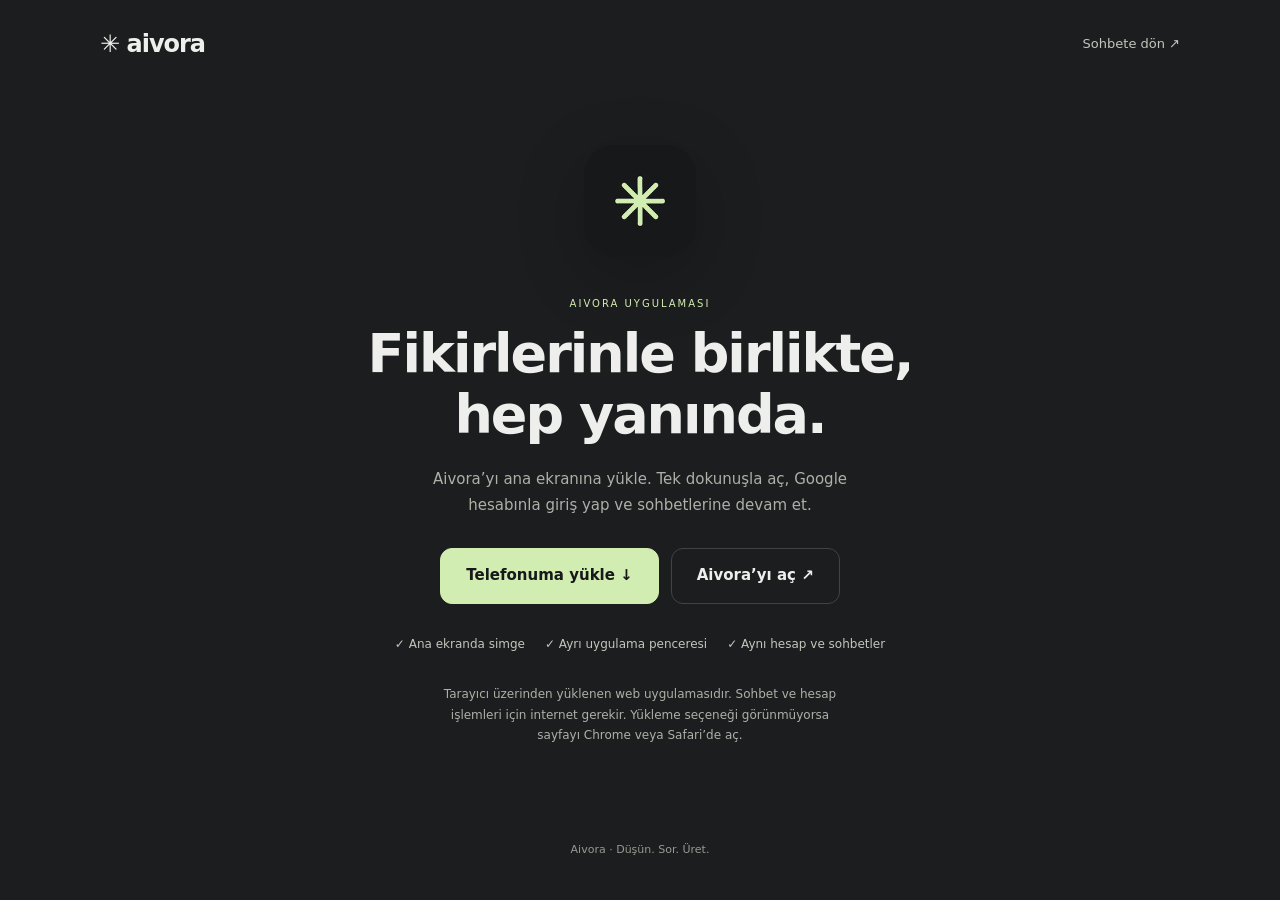
<file: install.html>
<!doctype html>
<html lang="tr"><head><meta charset="utf-8"><meta name="viewport" content="width=device-width,initial-scale=1,viewport-fit=cover"><meta name="theme-color" content="#171819"><meta name="description" content="Aivora yapay zekâ asistanını Android, iPhone ve iPad ana ekranına yükle. Aynı hesabın ve kayıtlı sohbetlerinle uygulama penceresinde devam et."><link rel="manifest" href="manifest.webmanifest"><link rel="icon" href="app-icon-192.png"><link rel="apple-touch-icon" href="apple-touch-icon.png"><meta name="apple-mobile-web-app-capable" content="yes"><meta name="apple-mobile-web-app-title" content="Aivora"><link rel="stylesheet" href="pwa.css?v=1"><script defer src="pwa.js?v=1"></script><title>Aivora Uygulamasını Yükle | Android, iPhone ve iPad</title><style>*{box-sizing:border-box}body{margin:0;min-height:100dvh;background:#1c1d1f;color:#eeefec;font:15px/1.7 system-ui,sans-serif;padding:24px;display:flex;flex-direction:column}header{max-width:1080px;width:100%;margin:0 auto;display:flex;justify-content:space-between;align-items:center}a{color:inherit;text-decoration:none}.brand{font-size:24px;font-weight:700;letter-spacing:-1px}header>a:last-child{font-size:13px;color:#c2c6bc}main{max-width:590px;margin:auto;text-align:center;padding:56px 0}main>img{border-radius:30px;box-shadow:0 18px 70px #0003}small{display:block;color:#d2edb2;letter-spacing:2px;font-size:10px;margin:30px 0 12px}h1{font-size:clamp(34px,7vw,54px);line-height:1.12;letter-spacing:-2px;margin:12px 0 22px}main>p{max-width:430px;margin:0 auto;color:#acb1a7}.actions{display:flex;justify-content:center;gap:12px;margin:30px 0 18px;flex-wrap:wrap}.actions button,.actions a{font:inherit;font-weight:600;padding:14px 25px;border-radius:12px;border:1px solid #41443f;cursor:pointer}.actions button{background:#d2edb2;color:#171819;border-color:#d2edb2}.features{display:flex;justify-content:center;gap:20px;flex-wrap:wrap;font-size:12px;color:#c2c6bc;margin:30px 0}.note{font-size:12px!important;max-width:400px!important}footer{text-align:center;font-size:11px;color:#959b90;padding:16px}button[hidden]{display:none!important}</style>
<link rel="canonical" href="https://aivora.tr/install.html">
<meta name="robots" content="index,follow,max-image-preview:large">
<meta property="og:type" content="website">
<meta property="og:site_name" content="Aivora">
<meta property="og:locale" content="tr_TR">
<meta property="og:title" content="Aivora Uygulamasını Yükle | Android, iPhone ve iPad">
<meta property="og:description" content="Aivora yapay zekâ asistanını Android, iPhone ve iPad ana ekranına yükle. Aynı hesabın ve kayıtlı sohbetlerinle uygulama penceresinde devam et.">
<meta property="og:url" content="https://aivora.tr/install.html">
<meta property="og:image" content="https://aivora.tr/app-icon-512.png">
<meta property="og:image:width" content="512">
<meta property="og:image:height" content="512">
<meta property="og:image:alt" content="Aivora yapay zekâ asistanı">
<meta name="twitter:card" content="summary"><meta name="twitter:title" content="Aivora Uygulamasını Yükle | Android, iPhone ve iPad"><meta name="twitter:description" content="Aivora yapay zekâ asistanını Android, iPhone ve iPad ana ekranına yükle. Aynı hesabın ve kayıtlı sohbetlerinle uygulama penceresinde devam et."><meta name="twitter:image" content="https://aivora.tr/app-icon-512.png">
</head><body><header><a class="brand" href="./">✳ aivora</a><a href="./">Sohbete dön ↗</a></header><main><img src="app-icon-192.png" width="112" height="112" alt="Aivora uygulama simgesi"><small>AIVORA UYGULAMASI</small><h1>Fikirlerinle birlikte,<br>hep yanında.</h1><p>Aivora’yı ana ekranına yükle. Tek dokunuşla aç, Google hesabınla giriş yap ve sohbetlerine devam et.</p><div class="actions"><button type="button" data-install-app>Telefonuma yükle ↓</button><a href="./">Aivora’yı aç ↗</a></div><div class="features"><span>✓ Ana ekranda simge</span><span>✓ Ayrı uygulama penceresi</span><span>✓ Aynı hesap ve sohbetler</span></div><p class="note">Tarayıcı üzerinden yüklenen web uygulamasıdır. Sohbet ve hesap işlemleri için internet gerekir. Yükleme seçeneği görünmüyorsa sayfayı Chrome veya Safari’de aç.</p></main><footer>Aivora · Düşün. Sor. Üret.</footer></body></html>
</file>
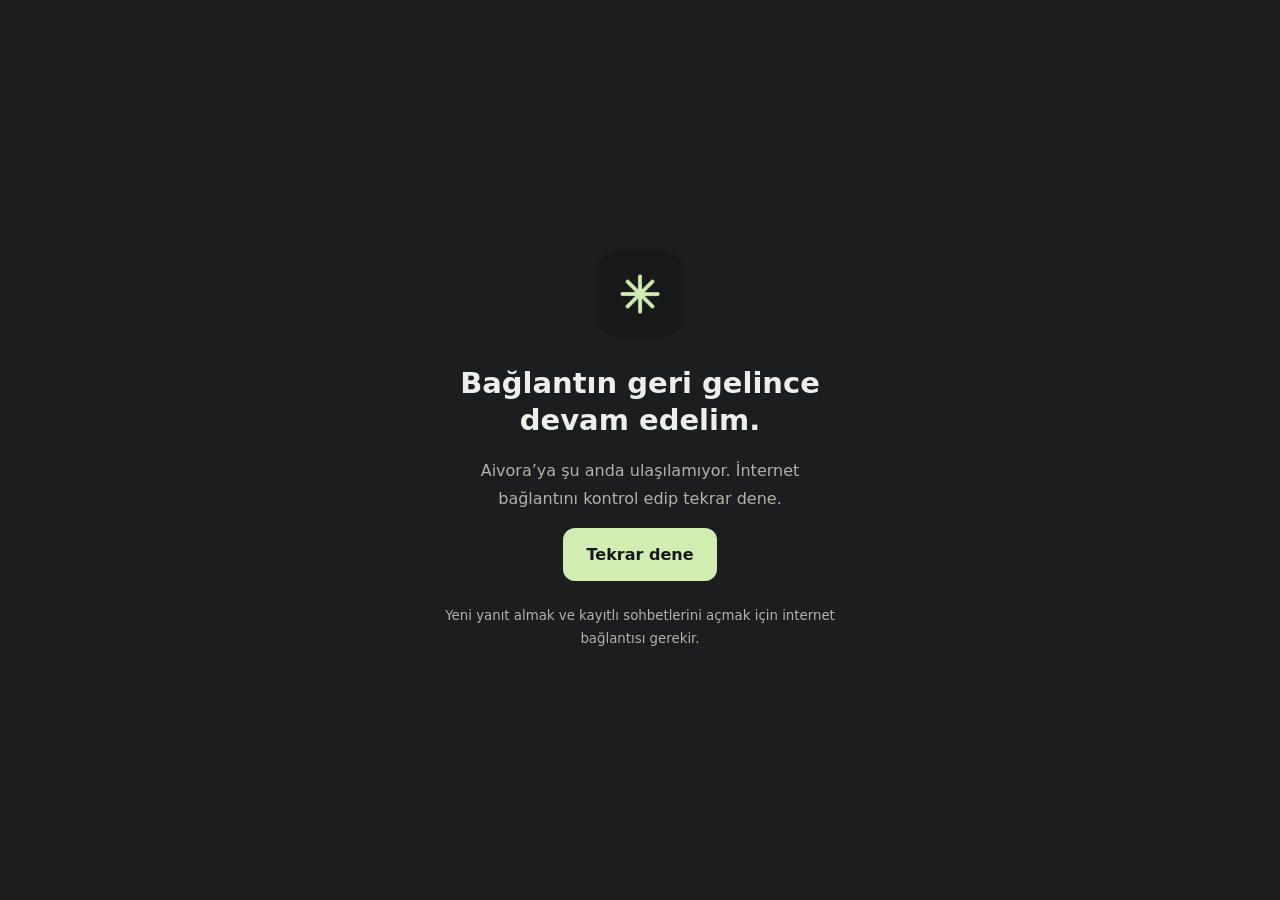
<file: offline.html>
<!doctype html>
<html lang="tr"><head><meta charset="utf-8"><meta name="robots" content="noindex,follow"><meta name="viewport" content="width=device-width,initial-scale=1"><meta name="theme-color" content="#171819"><title>Aivora — Bağlantını kontrol et</title><style>*{box-sizing:border-box}body{margin:0;min-height:100dvh;display:grid;place-items:center;background:#1c1d1f;color:#eeefec;font:16px/1.7 system-ui,sans-serif;padding:28px}main{max-width:400px;text-align:center}img{border-radius:24px}h1{font-size:29px;line-height:1.25}p{color:#aeb4a8}button{font:inherit;font-weight:600;background:#d2edb2;color:#171819;border:0;border-radius:12px;padding:13px 24px;cursor:pointer}small{display:block;color:#aeb4a8;margin-top:24px}</style></head><body><main><img src="app-icon-192.png" width="88" height="88" alt="Aivora"><h1>Bağlantın geri gelince devam edelim.</h1><p>Aivora’ya şu anda ulaşılamıyor. İnternet bağlantını kontrol edip tekrar dene.</p><button type="button" onclick="location.reload()">Tekrar dene</button><small>Yeni yanıt almak ve kayıtlı sohbetlerini açmak için internet bağlantısı gerekir.</small></main></body></html>
</file>
<file: pwa.css>
#aivoraInstallDialog{box-sizing:border-box;color:#eeefec;background:#252628;border:1px solid #41443f;border-radius:22px;width:min(440px,calc(100% - 28px));max-height:calc(100dvh - 32px);overflow-y:auto;padding:30px;font:14px/1.65 system-ui,sans-serif;box-shadow:0 24px 100px #0008}#aivoraInstallDialog::backdrop{background:#000a;backdrop-filter:blur(5px)}#aivoraInstallDialog h2{font-size:24px;line-height:1.25;margin:18px 0 12px}#aivoraInstallDialog p{color:#c2c6bc}#aivoraInstallDialog img{border-radius:16px}#aivoraInstallDialog ol{padding-left:22px;margin:22px 0}#aivoraInstallDialog li{margin:12px 0}#aivoraInstallDialog .aivora-install-note{font-size:12px}#aivoraInstallDialog button{font:inherit;cursor:pointer}#aivoraInstallDialog .aivora-install-close{position:absolute;right:14px;top:10px;border:0;background:none;color:#eeefec;font-size:28px;padding:4px 10px}#aivoraInstallDialog .aivora-install-done{border:0;border-radius:10px;padding:12px 20px;background:#d2edb2;color:#171819;width:100%;font-weight:650}#installApp{display:flex;align-items:center;gap:12px;width:100%;padding:12px 10px;text-align:left;border-radius:9px;font-size:12px;color:var(--accent,#d2edb2)}#installApp:hover{background:var(--hover,#2c2e2f)}#installApp[hidden]{display:none!important}

.app-install-header{display:inline-flex;align-items:center;justify-content:center;gap:6px;white-space:nowrap;border:1px solid var(--accent,#d2edb2);background:var(--accent,#d2edb2);color:#233018;font-size:12px;font-weight:650;padding:9px 12px;border-radius:9px}.app-install-header:hover{filter:brightness(.95)}.app-install-banner{display:flex;align-items:center;gap:14px;max-width:470px;margin:28px auto 0;padding:14px 18px;text-align:left;background:var(--panel,#252628);border:1px solid var(--line,#333537);border-radius:14px}.app-install-banner img{border-radius:11px;flex-shrink:0}.app-install-banner span{min-width:0;flex:1}.app-install-banner strong{display:block;font-size:13px;font-weight:600}.app-install-banner small{display:block;color:var(--muted,#959894);font-size:11px;margin-top:4px}.app-install-banner b{color:var(--accent,#d2edb2);font-size:20px}.app-install-banner:hover{border-color:var(--accent,#d2edb2)}@media(max-width:700px){.header-right .model{display:none}.app-install-header{font-size:11px;padding:9px 10px}.app-install-banner{gap:10px;margin-top:22px;padding:12px}.app-install-banner strong{font-size:12px}.app-install-banner small{font-size:10px}}
</file>
